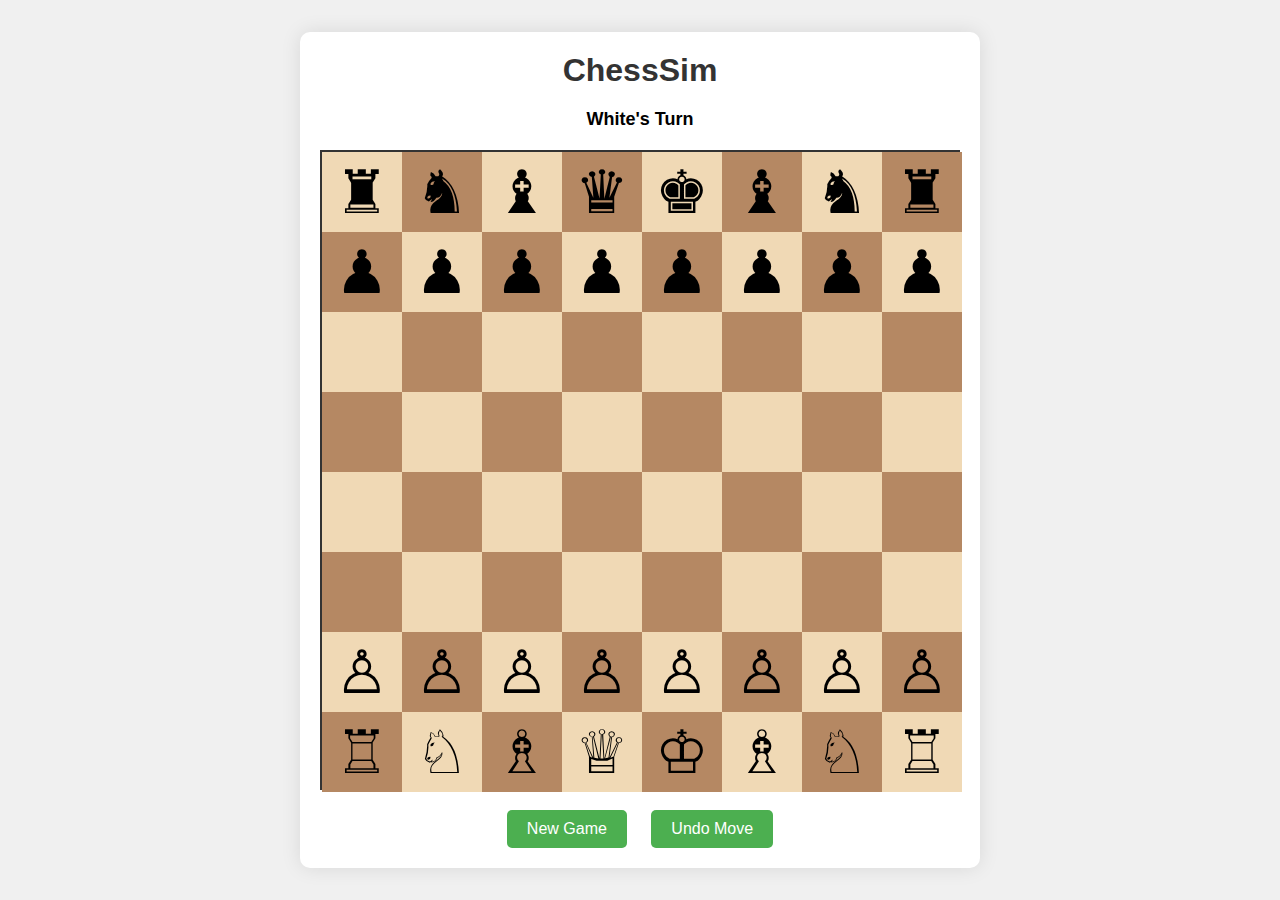
<file: index.html>
<!DOCTYPE html>
<html lang="en">
<head>
    <meta charset="UTF-8">
    <meta name="viewport" content="width=device-width, initial-scale=1.0">
    <title>ChessSim - Play Chess</title>
    <link rel="stylesheet" href="styles.css">
</head>
<body>
    <div class="container">
        <h1>ChessSim</h1>
        <div class="game-info">
            <div id="turn-indicator">White's Turn</div>
            <div id="game-status"></div>
        </div>
        <div id="chess-board" class="chess-board"></div>
        <div class="controls">
            <button id="new-game">New Game</button>
            <button id="undo-move">Undo Move</button>
        </div>
        <div id="promotion-modal" class="modal hidden">
            <div class="modal-content">
                <h3>Promote Pawn To:</h3>
                <div class="promotion-options">
                    <button class="promotion-piece" data-piece="queen">♕</button>
                    <button class="promotion-piece" data-piece="rook">♖</button>
                    <button class="promotion-piece" data-piece="bishop">♗</button>
                    <button class="promotion-piece" data-piece="knight">♘</button>
                </div>
            </div>
        </div>
    </div>
    <script src="chess.js"></script>
    <script src="ui.js"></script>
</body>
</html>
</file>
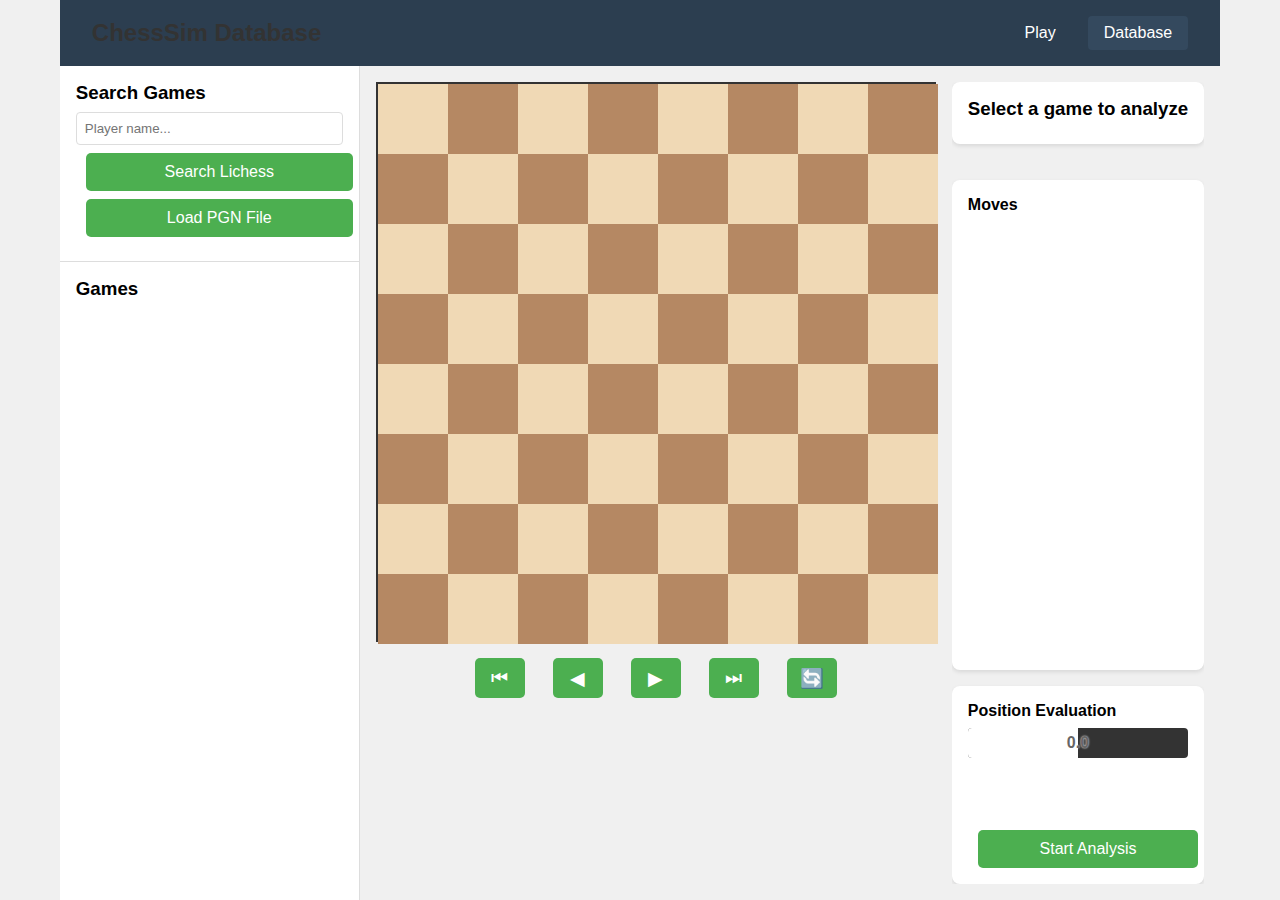
<file: database.html>
<!DOCTYPE html>
<html lang="en">
<head>
    <meta charset="UTF-8">
    <meta name="viewport" content="width=device-width, initial-scale=1.0">
    <title>ChessSim - Game Database & Analysis</title>
    <link rel="stylesheet" href="styles.css">
    <link rel="stylesheet" href="database-styles.css">
</head>
<body>
    <div class="app-container">
        <header class="app-header">
            <h1>ChessSim Database</h1>
            <nav>
                <a href="index.html" class="nav-link">Play</a>
                <a href="database.html" class="nav-link active">Database</a>
            </nav>
        </header>

        <div class="main-content">
            <aside class="sidebar">
                <div class="search-section">
                    <h3>Search Games</h3>
                    <input type="text" id="player-search" placeholder="Player name...">
                    <button id="search-lichess" class="search-btn">Search Lichess</button>
                    <button id="load-pgn" class="search-btn">Load PGN File</button>
                    <input type="file" id="pgn-file-input" accept=".pgn" style="display: none;">
                </div>

                <div class="game-list-section">
                    <h3>Games</h3>
                    <div id="game-list" class="game-list"></div>
                </div>
            </aside>

            <main class="game-viewer">
                <div class="board-section">
                    <div id="chess-board" class="chess-board analysis-board"></div>
                    <div class="board-controls">
                        <button id="first-move" title="First move">⏮</button>
                        <button id="prev-move" title="Previous move">◀</button>
                        <button id="next-move" title="Next move">▶</button>
                        <button id="last-move" title="Last move">⏭</button>
                        <button id="flip-board" title="Flip board">🔄</button>
                    </div>
                </div>

                <div class="analysis-section">
                    <div class="game-info">
                        <h3 id="game-title">Select a game to analyze</h3>
                        <div id="game-details"></div>
                    </div>

                    <div class="moves-section">
                        <h4>Moves</h4>
                        <div id="move-list" class="move-list"></div>
                    </div>

                    <div class="evaluation-section">
                        <h4>Position Evaluation</h4>
                        <div id="evaluation-bar" class="evaluation-bar">
                            <div id="evaluation-fill" class="evaluation-fill"></div>
                            <span id="evaluation-score" class="evaluation-score">0.0</span>
                        </div>
                        <div id="engine-info" class="engine-info"></div>
                        <button id="toggle-engine" class="engine-btn">Start Analysis</button>
                    </div>
                </div>
            </main>
        </div>
    </div>

    <script src="chess.js"></script>
    <script src="pgn-parser.js"></script>
    <script src="database.js"></script>
    <script src="lichess-api.js"></script>
    <script src="stockfish-wrapper.js"></script>
    <script src="stockfish-interface.js"></script>
</body>
</html>
</file>
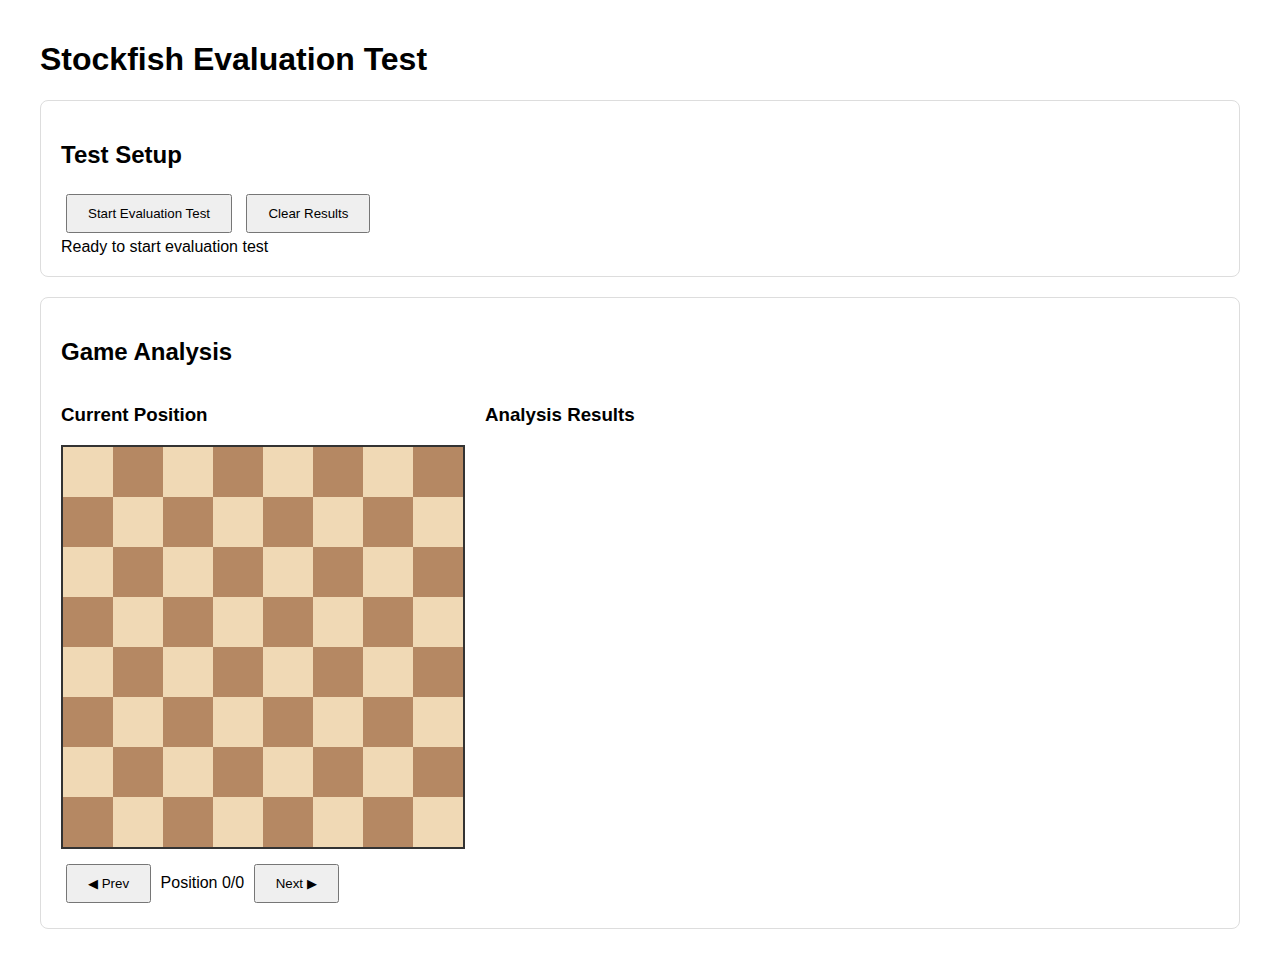
<file: evaluation-test.html>
<!DOCTYPE html>
<html lang="en">
<head>
    <meta charset="UTF-8">
    <meta name="viewport" content="width=device-width, initial-scale=1.0">
    <title>Stockfish Evaluation Test</title>
    <style>
        body { font-family: Arial, sans-serif; padding: 20px; max-width: 1200px; margin: 0 auto; }
        .test-section { margin: 20px 0; padding: 20px; border: 1px solid #ddd; border-radius: 8px; }
        .position { background: #f9f9f9; padding: 10px; margin: 10px 0; border-radius: 4px; }
        .evaluation { font-weight: bold; color: #2196f3; }
        .fen { font-family: monospace; font-size: 12px; color: #666; }
        .move-info { margin: 5px 0; }
        .loading { color: #ff9800; }
        .error { color: #f44336; }
        .success { color: #4caf50; }
        button { padding: 10px 20px; margin: 5px; }
        .board-container { display: flex; gap: 20px; }
        .board { width: 400px; height: 400px; display: grid; grid-template-columns: repeat(8, 1fr); border: 2px solid #333; }
        .square { display: flex; justify-content: center; align-items: center; font-size: 30px; }
        .square.light { background-color: #f0d9b5; }
        .square.dark { background-color: #b58863; }
        .analysis { flex: 1; }
        .position-list { max-height: 400px; overflow-y: auto; }
    </style>
</head>
<body>
    <h1>Stockfish Evaluation Test</h1>
    
    <div class="test-section">
        <h2>Test Setup</h2>
        <button onclick="startTest()">Start Evaluation Test</button>
        <button onclick="clearResults()">Clear Results</button>
        <div id="status"></div>
    </div>

    <div class="test-section">
        <h2>Game Analysis</h2>
        <div class="board-container">
            <div>
                <h3>Current Position</h3>
                <div id="chess-board" class="board"></div>
                <div style="margin-top: 10px;">
                    <button onclick="goToPosition(currentPositionIndex - 1)">◀ Prev</button>
                    <span id="position-counter">Position 0/0</span>
                    <button onclick="goToPosition(currentPositionIndex + 1)">Next ▶</button>
                </div>
            </div>
            <div class="analysis">
                <h3>Analysis Results</h3>
                <div id="current-analysis"></div>
                <div class="position-list" id="position-list"></div>
            </div>
        </div>
    </div>

    <script src="chess.js"></script>
    <script src="pgn-parser.js"></script>
    <script src="lichess-api.js"></script>
    <script src="stockfish-wrapper.js"></script>

    <script>
        let stockfishEngines = [];
        const MAX_ENGINES = 4; // Use 4 parallel engines
        let gamePositions = [];
        let evaluations = [];
        let currentPositionIndex = 0;
        let testGame = null;

        // Famous game: Kasparov vs Topalov, 1999 - "Kasparov's Immortal"
        const testPGN = `[Event "Hoogovens A Tournament"]
[Site "Wijk aan Zee NED"]
[Date "1999.01.20"]
[Round "4"]
[White "Garry Kasparov"]
[Black "Veselin Topalov"]
[Result "1-0"]

1.e4 d6 2.d4 Nf6 3.Nc3 g6 4.Be3 Bg7 5.Qd2 c6 6.f3 b5 7.Nge2 Nbd7 8.Bh6 Bxh6 9.Qxh6 Bb7 10.a3 e5 11.O-O-O Qe7 12.Kb1 a6 13.Nc1 O-O-O 14.Nb3 exd4 15.Rxd4 c5 16.Rd1 Nb6 17.g3 Kb8 18.Na5 Ba8 19.Bh3 d5 20.Qf4+ Ka7 21.Rhe1 d4 22.Nd5 Nbxd5 23.exd5 Qd6 24.Rxd4 cxd4 25.Re7+ Kb6 26.Qxd4+ Kxa5 27.b4+ Ka4 28.Qc3 Qxd5 29.Ra7 Bb7 30.Rxb7 Qc4 31.Qxf6 Kxa3 32.Qxa6+ Kxb4 33.c3+ Kxc3 34.Qa1+ Kd2 35.Qb2+ Kd1 36.Bf1 Rd2 37.Rd7 Rxd7 38.Bxc4 bxc4 39.Qxh8 Rd3 40.Qa8 c3 41.Qa4+ Ke1 42.f4 f5 43.Kc1 Rd2 44.Qa7 1-0`;

        function status(message, type = 'info') {
            const statusDiv = document.getElementById('status');
            statusDiv.innerHTML = `<span class="${type}">${message}</span>`;
        }

        function clearResults() {
            gamePositions = [];
            evaluations = [];
            currentPositionIndex = 0;
            document.getElementById('position-list').innerHTML = '';
            document.getElementById('current-analysis').innerHTML = '';
            renderBoard();
        }

        async function startTest() {
            status('Starting evaluation test...', 'loading');
            
            // Initialize Stockfish
            if (!await initializeStockfish()) {
                status('Failed to initialize Stockfish', 'error');
                return;
            }

            // Parse the test game
            const parser = new PGNParser();
            const games = parser.parsePGN(testPGN);
            testGame = games[0];
            
            status(`Analyzing game: ${testGame.headers.White} vs ${testGame.headers.Black}`, 'success');

            // Generate all positions
            generatePositions();
            
            // Start analyzing each position
            await analyzeAllPositions();
        }

        async function initializeStockfish() {
            try {
                status(`Initializing ${MAX_ENGINES} Stockfish engines...`, 'loading');
                
                // Initialize multiple engines in parallel
                const enginePromises = [];
                for (let i = 0; i < MAX_ENGINES; i++) {
                    enginePromises.push(createStockfishEngine(i));
                }
                
                stockfishEngines = await Promise.all(enginePromises);
                status(`${stockfishEngines.length} Stockfish engines ready`, 'success');
                return true;
            } catch (error) {
                status(`Stockfish initialization failed: ${error.message}`, 'error');
                return false;
            }
        }

        async function createStockfishEngine(id) {
            const engine = new StockfishWrapper();
            await engine.initialize();
            engine.id = id;
            return engine;
        }

        function generatePositions() {
            gamePositions = [];
            const board = new ChessBoard();
            
            // Starting position
            gamePositions.push({
                board: copyBoard(board),
                move: 'Starting position',
                fen: boardToFEN(board),
                moveNumber: 0
            });

            // Play through all moves
            for (let i = 0; i < testGame.moves.length; i++) {
                const parser = new PGNParser();
                const moveCoords = parser.moveToCoordinates(testGame.moves[i], board, board.currentTurn);
                
                if (moveCoords) {
                    board.movePiece(
                        moveCoords.from[0], moveCoords.from[1],
                        moveCoords.to[0], moveCoords.to[1],
                        moveCoords.promotion
                    );
                    
                    gamePositions.push({
                        board: copyBoard(board),
                        move: testGame.moves[i],
                        fen: boardToFEN(board),
                        moveNumber: i + 1
                    });
                }
            }

            status(`Generated ${gamePositions.length} positions`, 'success');
            goToPosition(0);
        }

        function copyBoard(board) {
            const newBoard = new ChessBoard();
            newBoard.board = board.board.map(row => row.map(piece => piece ? Object.assign(Object.create(Object.getPrototypeOf(piece)), piece) : null));
            newBoard.currentTurn = board.currentTurn;
            newBoard.moveHistory = [...board.moveHistory];
            newBoard.enPassantTarget = board.enPassantTarget;
            return newBoard;
        }

        async function analyzeAllPositions() {
            evaluations = new Array(gamePositions.length).fill(null);
            
            // Create chunks for each engine
            const chunkSize = Math.ceil(gamePositions.length / MAX_ENGINES);
            const chunks = [];
            
            for (let i = 0; i < gamePositions.length; i += chunkSize) {
                chunks.push({
                    positions: gamePositions.slice(i, i + chunkSize),
                    startIndex: i
                });
            }
            
            status(`Analyzing ${gamePositions.length} positions using ${stockfishEngines.length} engines...`, 'loading');
            
            let completedPositions = 0;
            
            // Analyze chunks in parallel using different engines
            const chunkPromises = chunks.map(async (chunk, chunkIndex) => {
                const engine = stockfishEngines[chunkIndex % stockfishEngines.length];
                
                for (let i = 0; i < chunk.positions.length; i++) {
                    const globalIndex = chunk.startIndex + i;
                    const position = chunk.positions[i];
                    
                    const evaluation = await analyzePositionWithEngine(engine, position.fen);
                    evaluations[globalIndex] = evaluation;
                    updatePositionDisplay(globalIndex);
                    completedPositions++;
                    
                    // Update progress
                    status(`Analyzed ${completedPositions}/${gamePositions.length} positions (Engine ${engine.id + 1})...`, 'loading');
                }
            });
            
            await Promise.all(chunkPromises);
            
            status(`Analysis complete! Analyzed ${gamePositions.length} positions using ${stockfishEngines.length} engines`, 'success');
        }

        function analyzePositionWithEngine(engine, fen, timeoutMs = 1500) {
            return new Promise((resolve) => {
                let bestEval = null;
                let timeout;

                const messageHandler = (message) => {
                    if (message.includes('info') && message.includes('score')) {
                        const scoreMatch = message.match(/score cp (-?\d+)/);
                        const mateMatch = message.match(/score mate (-?\d+)/);
                        const depthMatch = message.match(/depth (\d+)/);
                        const pvMatch = message.match(/pv (.+)/);

                        // Accept lower depth for faster parallel analysis
                        if (depthMatch && parseInt(depthMatch[1]) >= 8) {
                            if (mateMatch) {
                                const mateIn = parseInt(mateMatch[1]);
                                bestEval = {
                                    type: 'mate',
                                    value: mateIn,
                                    depth: parseInt(depthMatch[1]),
                                    pv: pvMatch ? pvMatch[1].split(' ').slice(0, 3).join(' ') : ''
                                };
                            } else if (scoreMatch) {
                                const cp = parseInt(scoreMatch[1]);
                                bestEval = {
                                    type: 'cp',
                                    value: cp / 100,
                                    depth: parseInt(depthMatch[1]),
                                    pv: pvMatch ? pvMatch[1].split(' ').slice(0, 3).join(' ') : ''
                                };
                            }
                        }
                    }
                };

                const cleanup = engine.onMessage(messageHandler);

                timeout = setTimeout(() => {
                    engine.postMessage('stop'); // Stop current analysis
                    cleanup();
                    resolve(bestEval || { type: 'timeout', value: 0, depth: 0, pv: '' });
                }, timeoutMs);

                // Send analysis commands
                engine.postMessage('stop'); // Stop any previous analysis
                engine.postMessage(`position fen ${fen}`);
                engine.postMessage('go depth 12'); // Lower depth for speed

                // Stop analysis early if we get a reasonable result
                setTimeout(() => {
                    if (bestEval && bestEval.depth >= 10) {
                        engine.postMessage('stop');
                        clearTimeout(timeout);
                        cleanup();
                        resolve(bestEval);
                    }
                }, timeoutMs * 0.7); // Stop at 70% of timeout if we have good result
            });
        }

        function updatePositionDisplay(index) {
            const position = gamePositions[index];
            const evaluation = evaluations[index];
            
            const positionList = document.getElementById('position-list');
            const existingDiv = document.getElementById(`position-${index}`);
            
            if (existingDiv) {
                existingDiv.remove();
            }

            const div = document.createElement('div');
            div.id = `position-${index}`;
            div.className = 'position';
            
            let evalText = 'Analyzing...';
            if (evaluation) {
                if (evaluation.type === 'mate') {
                    evalText = `Mate in ${Math.abs(evaluation.value)}`;
                } else if (evaluation.type === 'cp') {
                    evalText = `${evaluation.value > 0 ? '+' : ''}${evaluation.value.toFixed(2)}`;
                } else {
                    evalText = 'Timeout';
                }
            }

            div.innerHTML = `
                <div class="move-info">
                    <strong>Move ${index}:</strong> ${position.move}
                </div>
                <div class="evaluation">Evaluation: ${evalText}</div>
                <div class="fen">FEN: ${position.fen}</div>
                ${evaluation && evaluation.pv ? `<div>Best: ${evaluation.pv}</div>` : ''}
            `;

            div.onclick = () => goToPosition(index);
            positionList.appendChild(div);
        }

        function goToPosition(index) {
            if (index < 0 || index >= gamePositions.length) return;
            
            currentPositionIndex = index;
            const position = gamePositions[index];
            
            renderBoard(position.board);
            
            document.getElementById('position-counter').textContent = 
                `Position ${index + 1}/${gamePositions.length}`;
            
            const evaluation = evaluations[index];
            const analysisDiv = document.getElementById('current-analysis');
            
            if (evaluation) {
                let evalText;
                if (evaluation.type === 'mate') {
                    evalText = `Mate in ${Math.abs(evaluation.value)}`;
                } else if (evaluation.type === 'cp') {
                    evalText = `${evaluation.value > 0 ? '+' : ''}${evaluation.value.toFixed(2)}`;
                } else {
                    evalText = 'Analysis timeout';
                }

                analysisDiv.innerHTML = `
                    <h4>Move ${index}: ${position.move}</h4>
                    <div class="evaluation">Evaluation: ${evalText}</div>
                    <div>Depth: ${evaluation.depth}</div>
                    ${evaluation.pv ? `<div>Best line: ${evaluation.pv}</div>` : ''}
                `;
            } else {
                analysisDiv.innerHTML = `
                    <h4>Move ${index}: ${position.move}</h4>
                    <div>Analysis pending...</div>
                `;
            }

            // Highlight current position in list
            document.querySelectorAll('.position').forEach(p => p.style.background = '#f9f9f9');
            const currentDiv = document.getElementById(`position-${index}`);
            if (currentDiv) {
                currentDiv.style.background = '#e3f2fd';
            }
        }

        function initializeBoard() {
            const boardElement = document.getElementById('chess-board');
            boardElement.innerHTML = '';
            for (let row = 0; row < 8; row++) {
                for (let col = 0; col < 8; col++) {
                    const square = document.createElement('div');
                    square.className = 'square';
                    square.classList.add((row + col) % 2 === 0 ? 'light' : 'dark');
                    square.dataset.row = row;
                    square.dataset.col = col;
                    boardElement.appendChild(square);
                }
            }
        }

        function renderBoard(board = null) {
            const squares = document.querySelectorAll('.square');
            
            squares.forEach(square => {
                const row = parseInt(square.dataset.row);
                const col = parseInt(square.dataset.col);
                
                square.innerHTML = '';
                
                if (board) {
                    const piece = board.getPieceAt(row, col);
                    if (piece) {
                        square.textContent = piece.getSymbol();
                    }
                }
            });
        }

        function boardToFEN(board) {
            let fen = '';
            
            for (let row = 0; row < 8; row++) {
                let emptyCount = 0;
                
                for (let col = 0; col < 8; col++) {
                    const piece = board.getPieceAt(row, col);
                    
                    if (!piece) {
                        emptyCount++;
                    } else {
                        if (emptyCount > 0) {
                            fen += emptyCount;
                            emptyCount = 0;
                        }
                        
                        const pieceChar = {
                            [PIECE_TYPES.KING]: 'k',
                            [PIECE_TYPES.QUEEN]: 'q',
                            [PIECE_TYPES.ROOK]: 'r',
                            [PIECE_TYPES.BISHOP]: 'b',
                            [PIECE_TYPES.KNIGHT]: 'n',
                            [PIECE_TYPES.PAWN]: 'p'
                        };
                        
                        let char = pieceChar[piece.type];
                        if (piece.color === COLORS.WHITE) {
                            char = char.toUpperCase();
                        }
                        fen += char;
                    }
                }
                
                if (emptyCount > 0) {
                    fen += emptyCount;
                }
                
                if (row < 7) {
                    fen += '/';
                }
            }
            
            fen += ' ' + (board.currentTurn === COLORS.WHITE ? 'w' : 'b');
            fen += ' - - 0 1'; // Simplified castling/en passant/move counts
            
            return fen;
        }

        // Initialize on page load
        window.onload = function() {
            initializeBoard();
            status('Ready to start evaluation test');
        };

        // Keyboard navigation
        document.addEventListener('keydown', (e) => {
            if (e.key === 'ArrowLeft') {
                goToPosition(currentPositionIndex - 1);
            } else if (e.key === 'ArrowRight') {
                goToPosition(currentPositionIndex + 1);
            }
        });
    </script>
</body>
</html>
</file>
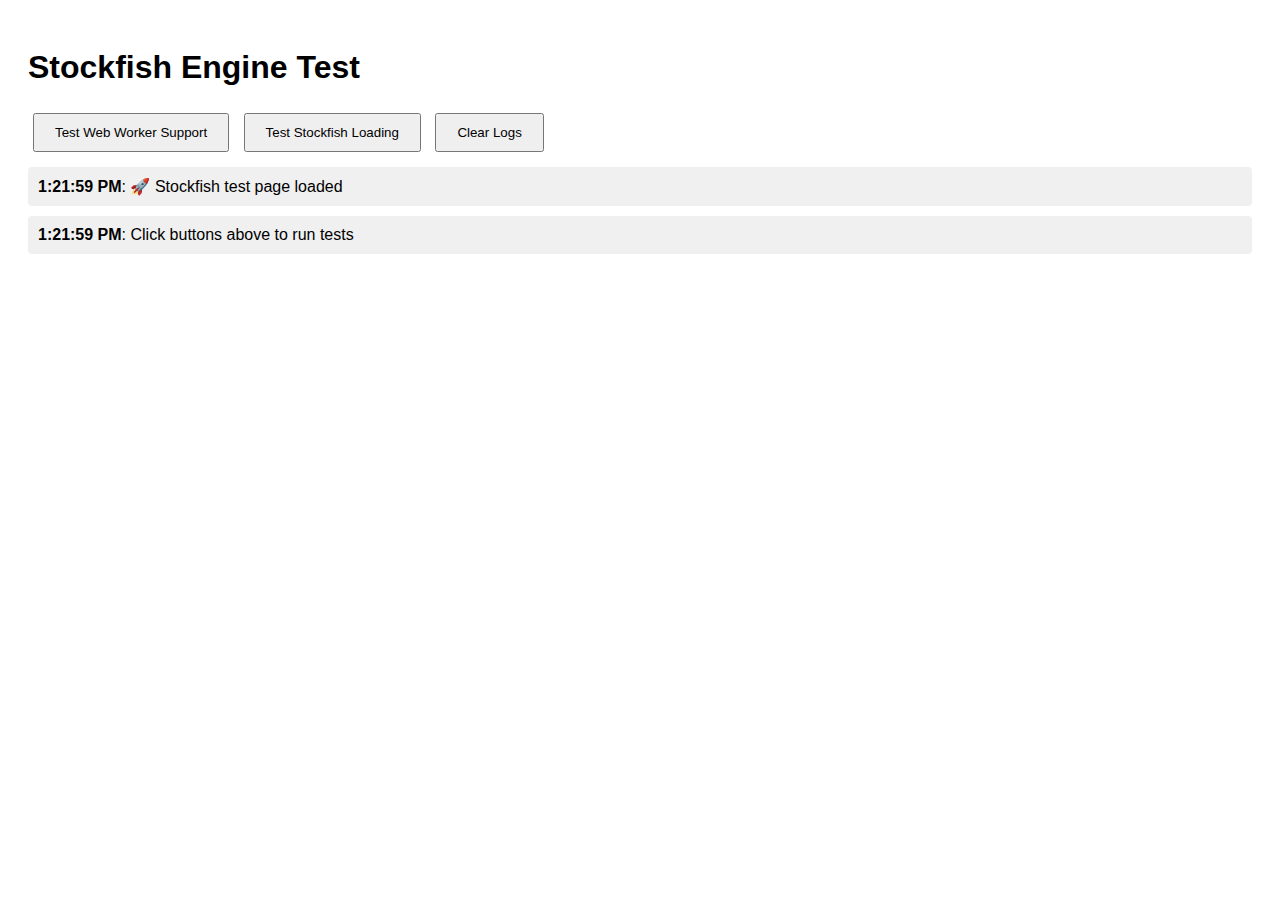
<file: test-stockfish.html>
<!DOCTYPE html>
<html lang="en">
<head>
    <meta charset="UTF-8">
    <meta name="viewport" content="width=device-width, initial-scale=1.0">
    <title>Stockfish Test</title>
    <style>
        body { font-family: Arial, sans-serif; padding: 20px; }
        .log { background: #f0f0f0; padding: 10px; margin: 10px 0; border-radius: 4px; }
        .error { background: #ffebee; color: #c62828; }
        .success { background: #e8f5e8; color: #2e7d32; }
        button { padding: 10px 20px; margin: 5px; }
    </style>
</head>
<body>
    <h1>Stockfish Engine Test</h1>
    
    <div>
        <button onclick="testWorkerSupport()">Test Web Worker Support</button>
        <button onclick="testStockfishLoad()">Test Stockfish Loading</button>
        <button onclick="clearLogs()">Clear Logs</button>
    </div>
    
    <div id="logs"></div>

    <script>
        let stockfishWorker = null;
        
        function log(message, type = 'info') {
            const logs = document.getElementById('logs');
            const div = document.createElement('div');
            div.className = `log ${type}`;
            div.innerHTML = `<strong>${new Date().toLocaleTimeString()}</strong>: ${message}`;
            logs.appendChild(div);
            console.log(message);
        }
        
        function clearLogs() {
            document.getElementById('logs').innerHTML = '';
        }
        
        function testWorkerSupport() {
            log('Testing Web Worker support...');
            
            if (typeof Worker === 'undefined') {
                log('❌ Web Workers are NOT supported in this browser', 'error');
                return false;
            }
            
            log('✅ Web Workers are supported', 'success');
            
            // Test if we can create a simple worker
            try {
                const blob = new Blob(['self.postMessage("worker test");'], { type: 'application/javascript' });
                const url = URL.createObjectURL(blob);
                const testWorker = new Worker(url);
                
                testWorker.onmessage = function(e) {
                    log('✅ Basic worker creation successful', 'success');
                    testWorker.terminate();
                    URL.revokeObjectURL(url);
                };
                
                testWorker.onerror = function(e) {
                    log('❌ Basic worker creation failed: ' + e.message, 'error');
                    URL.revokeObjectURL(url);
                };
                
            } catch (error) {
                log('❌ Worker creation error: ' + error.message, 'error');
            }
            
            return true;
        }
        
        async function testStockfishLoad() {
            if (!testWorkerSupport()) {
                return;
            }
            
            const sources = [
                './stockfish/stockfish.js',
                'https://unpkg.com/stockfish.js@10.0.2/stockfish.js',
                'https://cdn.jsdelivr.net/npm/stockfish.js@10.0.2/stockfish.js'
            ];
            
            for (let i = 0; i < sources.length; i++) {
                const url = sources[i];
                log(`Attempting to load Stockfish from: ${url}`);
                
                const success = await testSingleSource(url);
                if (success) {
                    log(`✅ Successfully loaded Stockfish from: ${url}`, 'success');
                    return;
                }
            }
            
            log('❌ Failed to load Stockfish from any source', 'error');
        }
        
        function testSingleSource(url) {
            return new Promise((resolve) => {
                try {
                    const worker = new Worker(url);
                    let uciReceived = false;
                    let readyReceived = false;
                    
                    const timeout = setTimeout(() => {
                        log(`⏰ Timeout loading from ${url}`, 'error');
                        worker.terminate();
                        resolve(false);
                    }, 8000);
                    
                    worker.onmessage = function(e) {
                        const message = e.data;
                        log(`📥 Message from ${url}: ${message}`);
                        
                        if (message === 'uciok') {
                            uciReceived = true;
                            log('Sending "isready" command...');
                            worker.postMessage('isready');
                        } else if (message === 'readyok') {
                            readyReceived = true;
                            log(`✅ Stockfish ready from ${url}`, 'success');
                            clearTimeout(timeout);
                            worker.terminate();
                            resolve(true);
                        }
                    };
                    
                    worker.onerror = function(e) {
                        log(`❌ Worker error from ${url}: ${e.message || e.type}`, 'error');
                        clearTimeout(timeout);
                        resolve(false);
                    };
                    
                    log('Sending "uci" command...');
                    worker.postMessage('uci');
                    
                } catch (error) {
                    log(`❌ Exception loading ${url}: ${error.message}`, 'error');
                    resolve(false);
                }
            });
        }
        
        // Auto-run basic test on page load
        window.onload = function() {
            log('🚀 Stockfish test page loaded');
            log('Click buttons above to run tests');
        };
    </script>
</body>
</html>
</file>
<file: styles.css>
* {
    margin: 0;
    padding: 0;
    box-sizing: border-box;
}

body {
    font-family: Arial, sans-serif;
    background-color: #f0f0f0;
    display: flex;
    justify-content: center;
    align-items: center;
    min-height: 100vh;
}

.container {
    background-color: white;
    padding: 20px;
    border-radius: 10px;
    box-shadow: 0 0 20px rgba(0, 0, 0, 0.1);
}

h1 {
    text-align: center;
    margin-bottom: 20px;
    color: #333;
}

.game-info {
    text-align: center;
    margin-bottom: 20px;
}

#turn-indicator {
    font-size: 18px;
    font-weight: bold;
    margin-bottom: 10px;
}

#game-status {
    font-size: 16px;
    color: #666;
}

.chess-board {
    width: 640px;
    height: 640px;
    display: grid;
    grid-template-columns: repeat(8, 1fr);
    grid-template-rows: repeat(8, 1fr);
    border: 2px solid #333;
    margin: 0 auto;
}

.square {
    width: 80px;
    height: 80px;
    display: flex;
    justify-content: center;
    align-items: center;
    cursor: pointer;
    position: relative;
}

.square.light {
    background-color: #f0d9b5;
}

.square.dark {
    background-color: #b58863;
}

.square.selected {
    background-color: #7fa650;
}

.square.valid-move {
    background-color: rgba(127, 166, 80, 0.5);
}

.square.last-move-from,
.square.last-move-to {
    background-color: rgba(255, 255, 0, 0.3);
}

.piece {
    font-size: 60px;
    user-select: none;
    cursor: grab;
}

.piece:active {
    cursor: grabbing;
}

.controls {
    margin-top: 20px;
    text-align: center;
}

button {
    padding: 10px 20px;
    margin: 0 10px;
    font-size: 16px;
    background-color: #4CAF50;
    color: white;
    border: none;
    border-radius: 5px;
    cursor: pointer;
}

button:hover {
    background-color: #45a049;
}

.modal {
    position: fixed;
    top: 0;
    left: 0;
    width: 100%;
    height: 100%;
    background-color: rgba(0, 0, 0, 0.5);
    display: flex;
    justify-content: center;
    align-items: center;
    z-index: 1000;
}

.modal.hidden {
    display: none;
}

.modal-content {
    background-color: white;
    padding: 30px;
    border-radius: 10px;
    text-align: center;
}

.modal-content h3 {
    margin-bottom: 20px;
}

.promotion-options {
    display: flex;
    gap: 15px;
}

.promotion-piece {
    width: 80px;
    height: 80px;
    font-size: 60px;
    background-color: #f0f0f0;
    border: 2px solid #333;
    display: flex;
    justify-content: center;
    align-items: center;
}
</file>
<file: database-styles.css>
.app-container {
    display: flex;
    flex-direction: column;
    height: 100vh;
    background-color: #f0f0f0;
}

.app-header {
    background-color: #2c3e50;
    color: white;
    padding: 1rem 2rem;
    display: flex;
    justify-content: space-between;
    align-items: center;
}

.app-header h1 {
    margin: 0;
    font-size: 1.5rem;
}

nav {
    display: flex;
    gap: 1rem;
}

.nav-link {
    color: white;
    text-decoration: none;
    padding: 0.5rem 1rem;
    border-radius: 4px;
    transition: background-color 0.3s;
}

.nav-link:hover,
.nav-link.active {
    background-color: #34495e;
}

.main-content {
    display: flex;
    flex: 1;
    overflow: hidden;
}

.sidebar {
    width: 300px;
    background-color: white;
    border-right: 1px solid #ddd;
    display: flex;
    flex-direction: column;
    overflow: hidden;
}

.search-section {
    padding: 1rem;
    border-bottom: 1px solid #ddd;
}

.search-section h3 {
    margin-top: 0;
    margin-bottom: 0.5rem;
}

#player-search {
    width: 100%;
    padding: 0.5rem;
    margin-bottom: 0.5rem;
    border: 1px solid #ddd;
    border-radius: 4px;
}

.search-btn {
    width: 100%;
    margin-bottom: 0.5rem;
}

.game-list-section {
    flex: 1;
    overflow: hidden;
    display: flex;
    flex-direction: column;
    padding: 1rem;
}

.game-list-section h3 {
    margin-top: 0;
    margin-bottom: 0.5rem;
}

.game-list {
    flex: 1;
    overflow-y: auto;
}

.game-item {
    padding: 0.75rem;
    border: 1px solid #ddd;
    border-radius: 4px;
    margin-bottom: 0.5rem;
    cursor: pointer;
    transition: background-color 0.2s;
}

.game-item:hover {
    background-color: #f5f5f5;
}

.game-item.active {
    background-color: #e3f2fd;
    border-color: #2196f3;
}

.game-item-players {
    font-weight: bold;
    margin-bottom: 0.25rem;
}

.game-item-info {
    font-size: 0.85rem;
    color: #666;
}

.game-viewer {
    flex: 1;
    display: flex;
    padding: 1rem;
    gap: 1rem;
    overflow: hidden;
}

.board-section {
    display: flex;
    flex-direction: column;
    align-items: center;
}

.analysis-board {
    width: 560px;
    height: 560px;
}

.analysis-board .square {
    width: 70px;
    height: 70px;
}

.analysis-board .piece {
    font-size: 50px;
}

.board-controls {
    margin-top: 1rem;
    display: flex;
    gap: 0.5rem;
}

.board-controls button {
    width: 50px;
    height: 40px;
    font-size: 1.2rem;
    padding: 0;
    display: flex;
    align-items: center;
    justify-content: center;
}

.analysis-section {
    flex: 1;
    display: flex;
    flex-direction: column;
    gap: 1rem;
    overflow: hidden;
}

.game-info {
    background-color: white;
    padding: 1rem;
    border-radius: 8px;
    box-shadow: 0 2px 4px rgba(0,0,0,0.1);
}

.game-info h3 {
    margin-top: 0;
    margin-bottom: 0.5rem;
}

#game-details {
    font-size: 0.9rem;
    color: #666;
}

.moves-section {
    flex: 1;
    background-color: white;
    padding: 1rem;
    border-radius: 8px;
    box-shadow: 0 2px 4px rgba(0,0,0,0.1);
    overflow: hidden;
    display: flex;
    flex-direction: column;
}

.moves-section h4 {
    margin-top: 0;
    margin-bottom: 0.5rem;
}

.move-list {
    flex: 1;
    overflow-y: auto;
    font-family: monospace;
    line-height: 1.8;
}

.move-number {
    display: inline-block;
    width: 40px;
    color: #666;
    font-weight: bold;
}

.move {
    display: inline-block;
    padding: 0.25rem 0.5rem;
    margin: 0.125rem;
    cursor: pointer;
    border-radius: 4px;
    transition: background-color 0.2s;
}

.move:hover {
    background-color: #f0f0f0;
}

.move.active {
    background-color: #2196f3;
    color: white;
}

.evaluation-section {
    background-color: white;
    padding: 1rem;
    border-radius: 8px;
    box-shadow: 0 2px 4px rgba(0,0,0,0.1);
}

.evaluation-section h4 {
    margin-top: 0;
    margin-bottom: 0.5rem;
}

.evaluation-bar {
    height: 30px;
    background-color: #333;
    border-radius: 4px;
    position: relative;
    overflow: hidden;
    margin-bottom: 1rem;
}

.evaluation-fill {
    position: absolute;
    left: 0;
    top: 0;
    height: 100%;
    width: 50%;
    background-color: white;
    transition: width 0.3s ease;
}

.evaluation-score {
    position: absolute;
    top: 50%;
    left: 50%;
    transform: translate(-50%, -50%);
    font-weight: bold;
    color: #666;
    text-shadow: 0 0 2px white;
}

.engine-info {
    font-size: 0.85rem;
    color: #666;
    margin-bottom: 1rem;
    min-height: 40px;
}

.engine-btn {
    width: 100%;
}

.flipped {
    transform: rotate(180deg);
}

.flipped .piece {
    transform: rotate(180deg);
}
</file>
